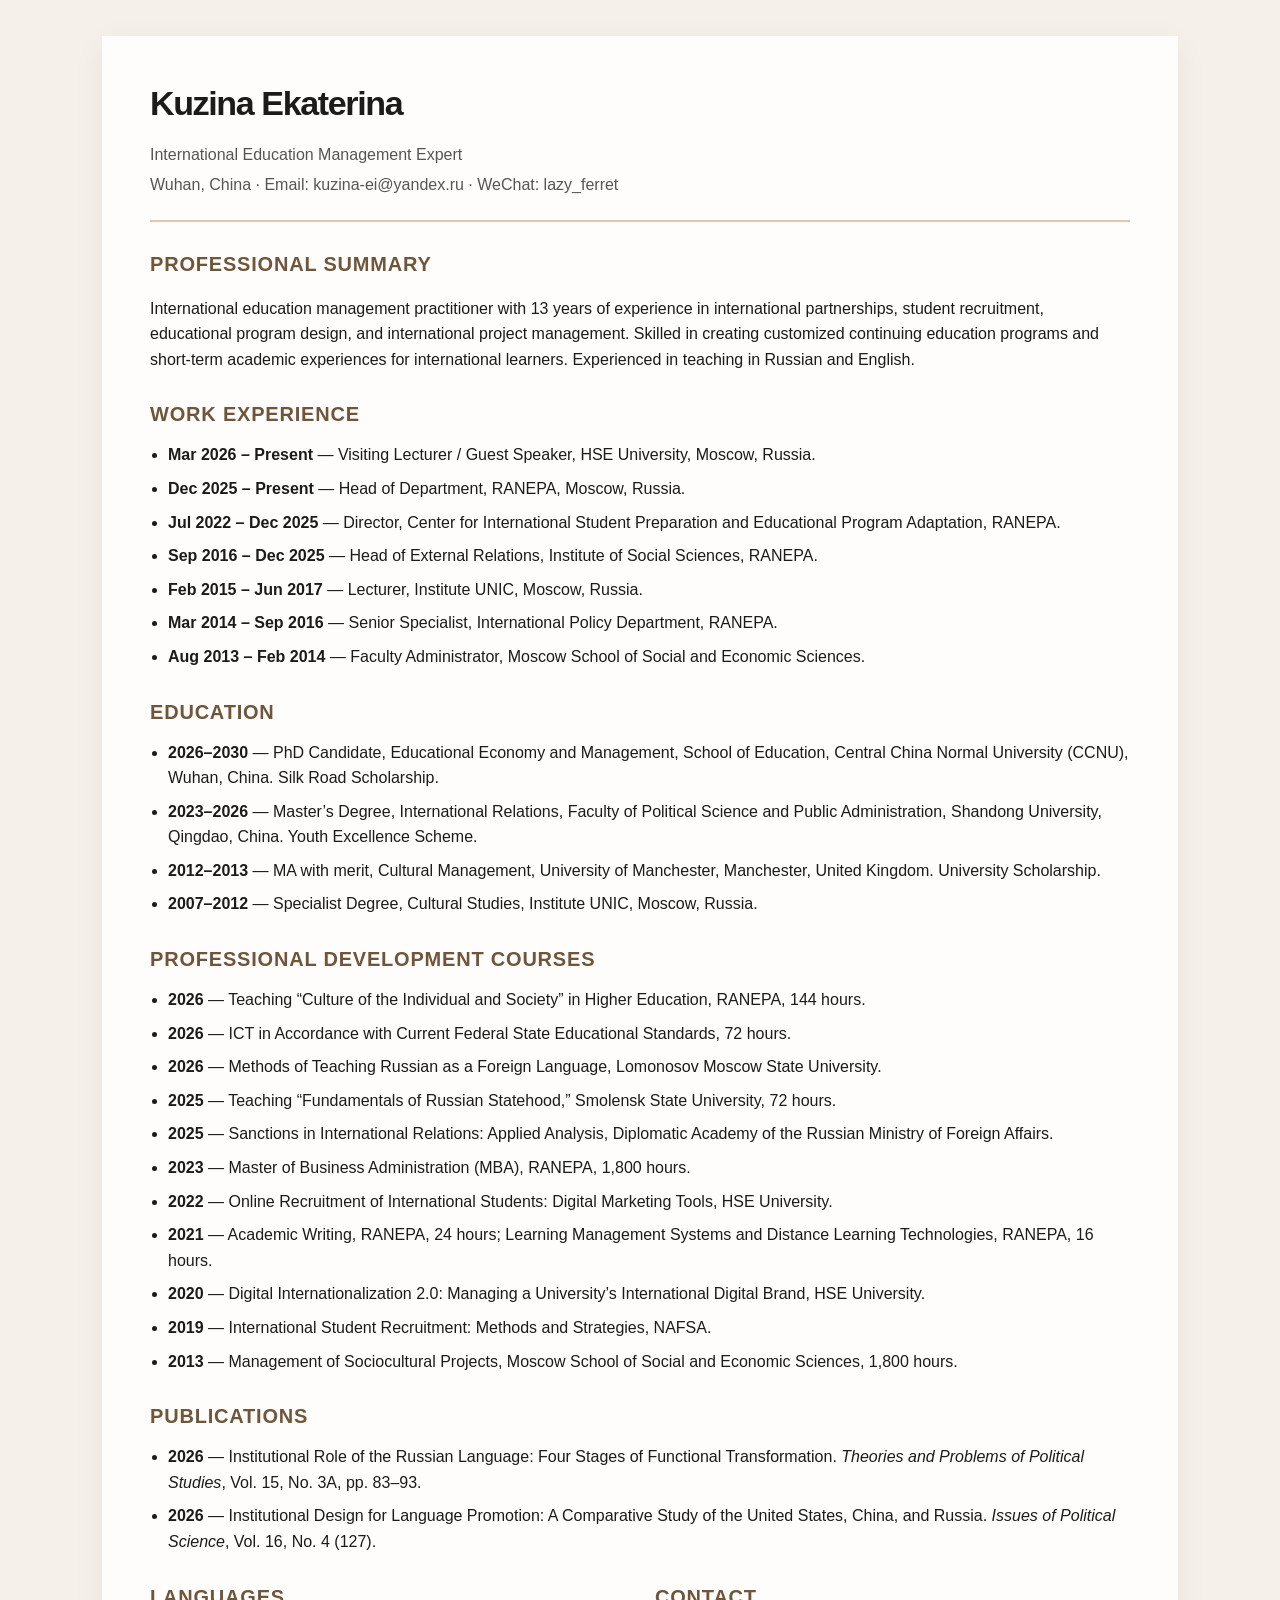
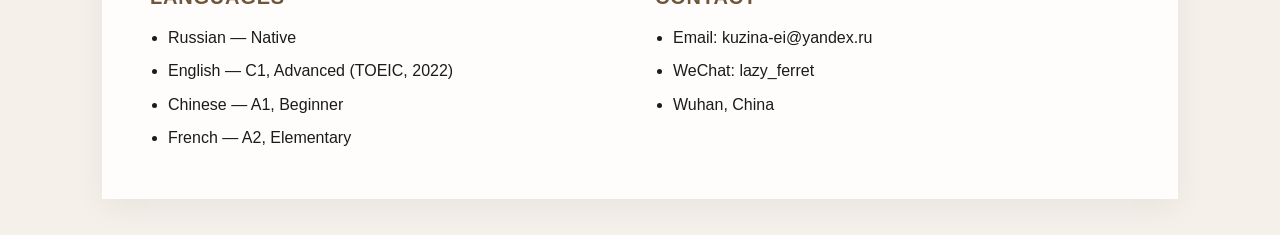
<file: Kuzina_Ekaterina_CV.html>
<!DOCTYPE html>
<html lang="en">
  <head>
    <meta charset="UTF-8" />
    <meta name="viewport" content="width=device-width, initial-scale=1.0" />
    <title>Kuzina Ekaterina | CV</title>
    <style>
      body { margin: 0; font-family: Arial, sans-serif; background: #f5f0ea; color: #1c1b1a; line-height: 1.6; }
      .page { max-width: 980px; margin: 36px auto; background: #fffdfb; padding: 40px 48px; box-shadow: 0 8px 30px rgba(0,0,0,.06); }
      h1 { margin: 0 0 12px; font-size: 34px; letter-spacing: -.04em; }
      .header { border-bottom: 2px solid #d9c9b5; padding-bottom: 18px; margin-bottom: 24px; }
      .meta { color: #555; margin: 4px 0; }
      .section { margin-top: 26px; }
      h2 { margin: 0 0 12px; font-size: 20px; letter-spacing: .04em; text-transform: uppercase; color: #6f563b; }
      ul { margin: 0; padding-left: 18px; }
      li { margin-bottom: 8px; }
      .two-col { display: grid; grid-template-columns: 1fr 1fr; gap: 30px; }
      @media (max-width: 700px) { .page { padding: 28px 20px; } .two-col { grid-template-columns: 1fr; } }
    </style>
  </head>
  <body>
    <div class="page">
      <div class="header">
        <h1>Kuzina Ekaterina</h1>
        <p class="meta">International Education Management Expert</p>
        <p class="meta">Wuhan, China · Email: kuzina-ei@yandex.ru · WeChat: lazy_ferret</p>
      </div>
      <div class="section">
        <h2>Professional Summary</h2>
        <p>International education management practitioner with 13 years of experience in international partnerships, student recruitment, educational program design, and international project management. Skilled in creating customized continuing education programs and short-term academic experiences for international learners. Experienced in teaching in Russian and English.</p>
      </div>
      <div class="section">
        <h2>Work Experience</h2>
        <ul>
          <li><strong>Mar 2026 – Present</strong> — Visiting Lecturer / Guest Speaker, HSE University, Moscow, Russia.</li>
          <li><strong>Dec 2025 – Present</strong> — Head of Department, RANEPA, Moscow, Russia.</li>
          <li><strong>Jul 2022 – Dec 2025</strong> — Director, Center for International Student Preparation and Educational Program Adaptation, RANEPA.</li>
          <li><strong>Sep 2016 – Dec 2025</strong> — Head of External Relations, Institute of Social Sciences, RANEPA.</li>
          <li><strong>Feb 2015 – Jun 2017</strong> — Lecturer, Institute UNIC, Moscow, Russia.</li>
          <li><strong>Mar 2014 – Sep 2016</strong> — Senior Specialist, International Policy Department, RANEPA.</li>
          <li><strong>Aug 2013 – Feb 2014</strong> — Faculty Administrator, Moscow School of Social and Economic Sciences.</li>
        </ul>
      </div>
      <div class="section">
        <h2>Education</h2>
        <ul>
          <li><strong>2026–2030</strong> — PhD Candidate, Educational Economy and Management, School of Education, Central China Normal University (CCNU), Wuhan, China. Silk Road Scholarship.</li>
          <li><strong>2023–2026</strong> — Master’s Degree, International Relations, Faculty of Political Science and Public Administration, Shandong University, Qingdao, China. Youth Excellence Scheme.</li>
          <li><strong>2012–2013</strong> — MA with merit, Cultural Management, University of Manchester, Manchester, United Kingdom. University Scholarship.</li>
          <li><strong>2007–2012</strong> — Specialist Degree, Cultural Studies, Institute UNIC, Moscow, Russia.</li>
        </ul>
      </div>
      <div class="section">
        <h2>Professional Development Courses</h2>
        <ul>
          <li><strong>2026</strong> — Teaching “Culture of the Individual and Society” in Higher Education, RANEPA, 144 hours.</li>
          <li><strong>2026</strong> — ICT in Accordance with Current Federal State Educational Standards, 72 hours.</li>
          <li><strong>2026</strong> — Methods of Teaching Russian as a Foreign Language, Lomonosov Moscow State University.</li>
          <li><strong>2025</strong> — Teaching “Fundamentals of Russian Statehood,” Smolensk State University, 72 hours.</li>
          <li><strong>2025</strong> — Sanctions in International Relations: Applied Analysis, Diplomatic Academy of the Russian Ministry of Foreign Affairs.</li>
          <li><strong>2023</strong> — Master of Business Administration (MBA), RANEPA, 1,800 hours.</li>
          <li><strong>2022</strong> — Online Recruitment of International Students: Digital Marketing Tools, HSE University.</li>
          <li><strong>2021</strong> — Academic Writing, RANEPA, 24 hours; Learning Management Systems and Distance Learning Technologies, RANEPA, 16 hours.</li>
          <li><strong>2020</strong> — Digital Internationalization 2.0: Managing a University’s International Digital Brand, HSE University.</li>
          <li><strong>2019</strong> — International Student Recruitment: Methods and Strategies, NAFSA.</li>
          <li><strong>2013</strong> — Management of Sociocultural Projects, Moscow School of Social and Economic Sciences, 1,800 hours.</li>
        </ul>
      </div>
      <div class="section">
        <h2>Publications</h2>
        <ul>
          <li><strong>2026</strong> — Institutional Role of the Russian Language: Four Stages of Functional Transformation. <em>Theories and Problems of Political Studies</em>, Vol. 15, No. 3A, pp. 83–93.</li>
          <li><strong>2026</strong> — Institutional Design for Language Promotion: A Comparative Study of the United States, China, and Russia. <em>Issues of Political Science</em>, Vol. 16, No. 4 (127).</li>
        </ul>
      </div>
      <div class="section two-col">
        <div><h2>Languages</h2><ul><li>Russian — Native</li><li>English — C1, Advanced (TOEIC, 2022)</li><li>Chinese — A1, Beginner</li><li>French — A2, Elementary</li></ul></div>
        <div><h2>Contact</h2><ul><li>Email: kuzina-ei@yandex.ru</li><li>WeChat: lazy_ferret</li><li>Wuhan, China</li></ul></div>
      </div>
    </div>
  </body>
</html>
</file>
